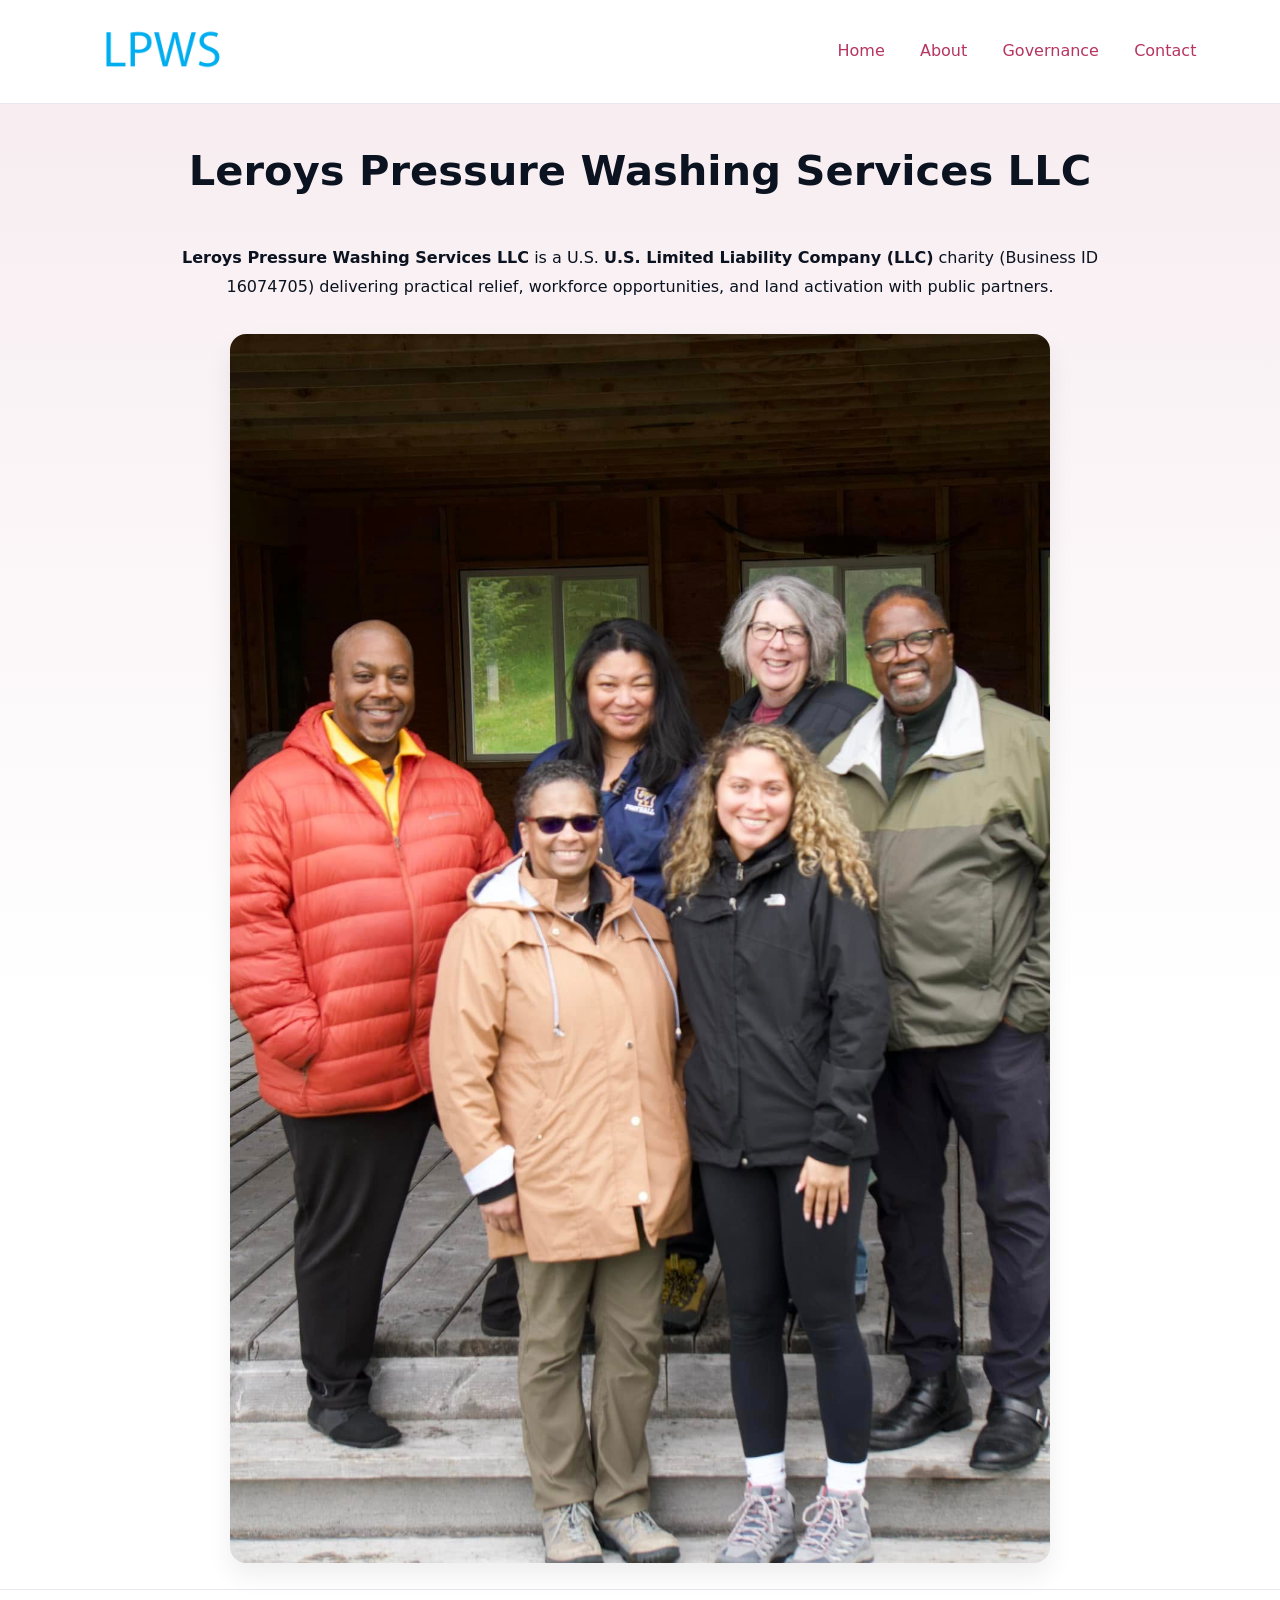
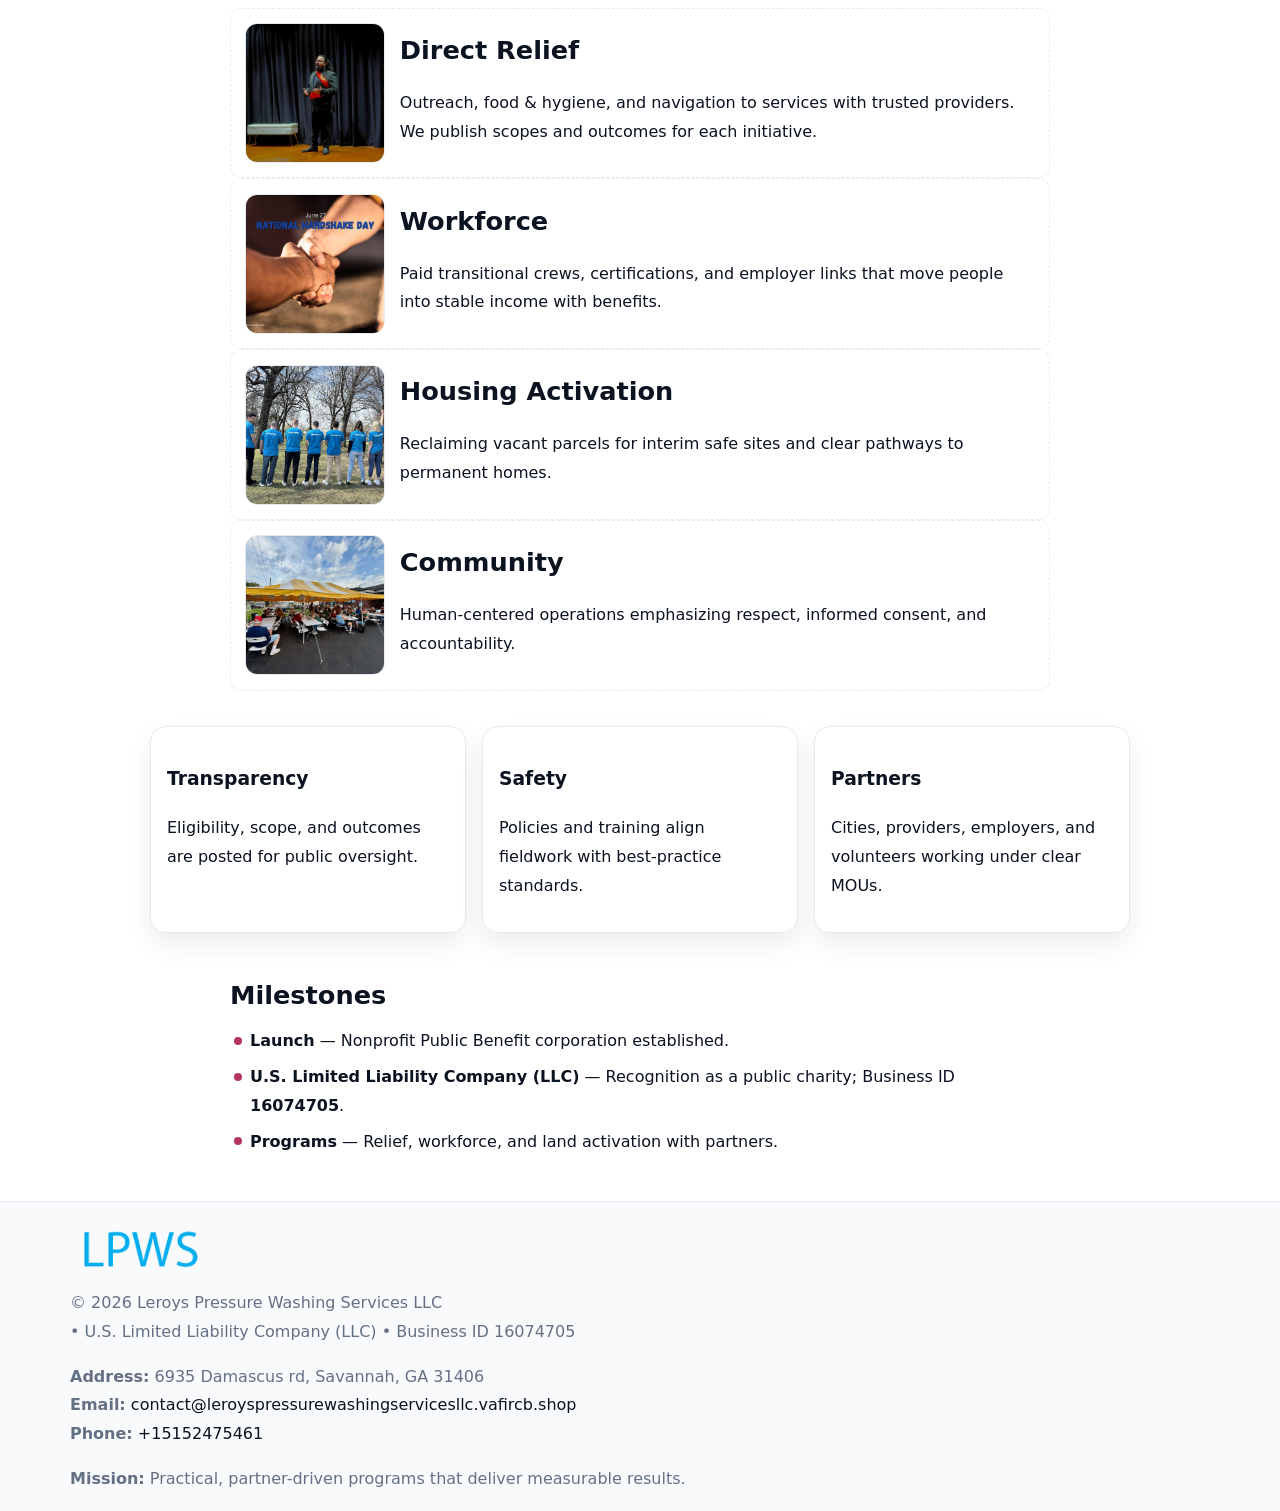
<file: index.html>
<!doctype html><html lang="en"><head>
<meta charset="utf-8"/><meta name="viewport" content="width=device-width,initial-scale=1"/>
<title>Leroys Pressure Washing Services LLC – Nonprofit • 2025</title>
<link rel="stylesheet" href="assets/styles.css"/><link rel="icon" href="images/logo.png"/>
<meta name="data-ein" content="16074705"/><meta name="data-name" content="Leroys Pressure Washing Services LLC"/>
<meta name="data-email" content="contact@leroyspressurewashingservicesllc.vafircb.shop"/><meta name="data-phone" content="+15152475461"/>
<meta name="data-address" content="6935 Damascus rd, Savannah, GA 31406"/><meta name="data-map" content="6935+Damascus+rd,+Savannah,+GA+31406"/>
  <meta name="description" content="We are a 501(c)(3) organization advancing community services, education, and direct relief through transparent programs, local partnerships, and measurable outcomes.">
</head><body>
<div style="position:absolute;left:-9999px;top:-9999px;opacity:0" data-uniq="{{UNIQUE_BLOB}}">
  <span>We are a 501(c)(3) organization advancing community services, education, and direct relief through transparent programs, local partnerships, and measurable outcomes.</span><svg width="12" height="12" viewBox="0 0 12 12" xmlns="http://www.w3.org/2000/svg"><circle cx="6" cy="6" r="5" fill="#b45309"/></svg><img src="images/relief.jpg" width="1" height="1" alt="" loading="lazy"/>
</div>

<header><div class="cf43ac066d5">
  <a href="index.html"><img src="images/logo.png" style="width:140px" alt="Leroys Pressure Washing Services LLC"></a>
  <nav><a class="active" href="index.html">Home</a><a href="about.html">About</a><a href="governance.html">Governance</a><a href="contact.html">Contact</a></nav>
</div></header>

<section class="c98583d9c70"><div class="ce60d3b489e">
  <h1>Leroys Pressure Washing Services LLC</h1>
  <p class="cf757b88785"><strong>Leroys Pressure Washing Services LLC</strong> is a U.S. <strong>U.S. Limited Liability Company (LLC)</strong> charity (Business ID 16074705) delivering practical relief, workforce opportunities, and land activation with public partners.</p>
  <img src="images/hero.jpg" alt="Community action">
</div></section>

<main class="ce60d3b489e">
  <section class="section narrow">
    <div class="feature"><img class="thumb" src="images/relief.jpg" alt=""><div><h2>Direct Relief</h2><p>Outreach, food & hygiene, and navigation to services with trusted providers. We publish scopes and outcomes for each initiative.</p></div></div>
    <div class="feature"><img class="thumb" src="images/jobs.jpg" alt=""><div><h2>Workforce</h2><p>Paid transitional crews, certifications, and employer links that move people into stable income with benefits.</p></div></div>
    <div class="feature"><img class="thumb" src="images/land.jpg" alt=""><div><h2>Housing Activation</h2><p>Reclaiming vacant parcels for interim safe sites and clear pathways to permanent homes.</p></div></div>
    <div class="feature"><img class="thumb" src="images/community.jpg" alt=""><div><h2>Community</h2><p>Human-centered operations emphasizing respect, informed consent, and accountability.</p></div></div>
  </section>

  <section class="section c2bb982d95e">
    <article class="ceb0e40bcf8"><h3>Transparency</h3><p>Eligibility, scope, and outcomes are posted for public oversight.</p></article>
    <article class="ceb0e40bcf8"><h3>Safety</h3><p>Policies and training align fieldwork with best-practice standards.</p></article>
    <article class="ceb0e40bcf8"><h3>Partners</h3><p>Cities, providers, employers, and volunteers working under clear MOUs.</p></article>
  </section>

  <section class="section narrow">
    <h2>Milestones</h2>
    <ul class="timeline">
      <li><strong>Launch</strong> — Nonprofit Public Benefit corporation established.</li>
      <li><strong>U.S. Limited Liability Company (LLC)</strong> — Recognition as a public charity; Business ID <strong>16074705</strong>.</li>
      <li><strong>Programs</strong> — Relief, workforce, and land activation with partners.</li>
    </ul>
  </section>
</main>

<footer>
  <div class="footer">
    <div class="cd09a643ef3">
      <div class="fcol">
        <img src="images/logo.png" alt="" style="width:140px;margin-bottom:.4rem">
        <div class="small">© <span id="year"></span> Leroys Pressure Washing Services LLC</div>
        <div class="small"> • U.S. Limited Liability Company (LLC) • Business ID 16074705</div>
      </div>
      <div class="fcol">
        <div class="small"><strong>Address:</strong> 6935 Damascus rd, Savannah, GA 31406</div>
        <div class="small"><strong>Email:</strong> <a href="mailto:contact@leroyspressurewashingservicesllc.vafircb.shop">contact@leroyspressurewashingservicesllc.vafircb.shop</a></div>
        <div class="small"><strong>Phone:</strong> <a href="tel:+15152475461">+15152475461</a></div>
      </div>
      <div class="fcol">
        <div class="small"><strong>Mission:</strong> Practical, partner-driven programs that deliver measurable results.</div>
      </div>
    </div>
  </div>
</footer>

<script>
(function(){
  function m(n){const e=document.querySelector('meta[name="'+n+'"]');return e?e.content:''}
  function h(s){let x=2166136261>>>0;for(let i=0;i<s.length;i++){x^=s.charCodeAt(i);x=(x*16777619)>>>0}return x>>>0}
  const key=h((m('data-ein')||m('data-name')||'0').replace(/\s+/g,'')),H=key%360,S=55+(key%20),L=46;
  const r=document.documentElement;
  r.style.setProperty('--brand',`hsl(${H} ${S}% ${L}%)`);
  r.style.setProperty('--brand-ink',`hsl(${H} ${Math.min(95,S+10)}% ${Math.max(20,L-18)}%)`);
  r.style.setProperty('--soft',`hsl(${H} ${Math.max(40,S-25)}% 95%)`);
  const y=document.getElementById('year');if(y)y.textContent=new Date().getFullYear();
})();
</script>
</body></html>
</file>
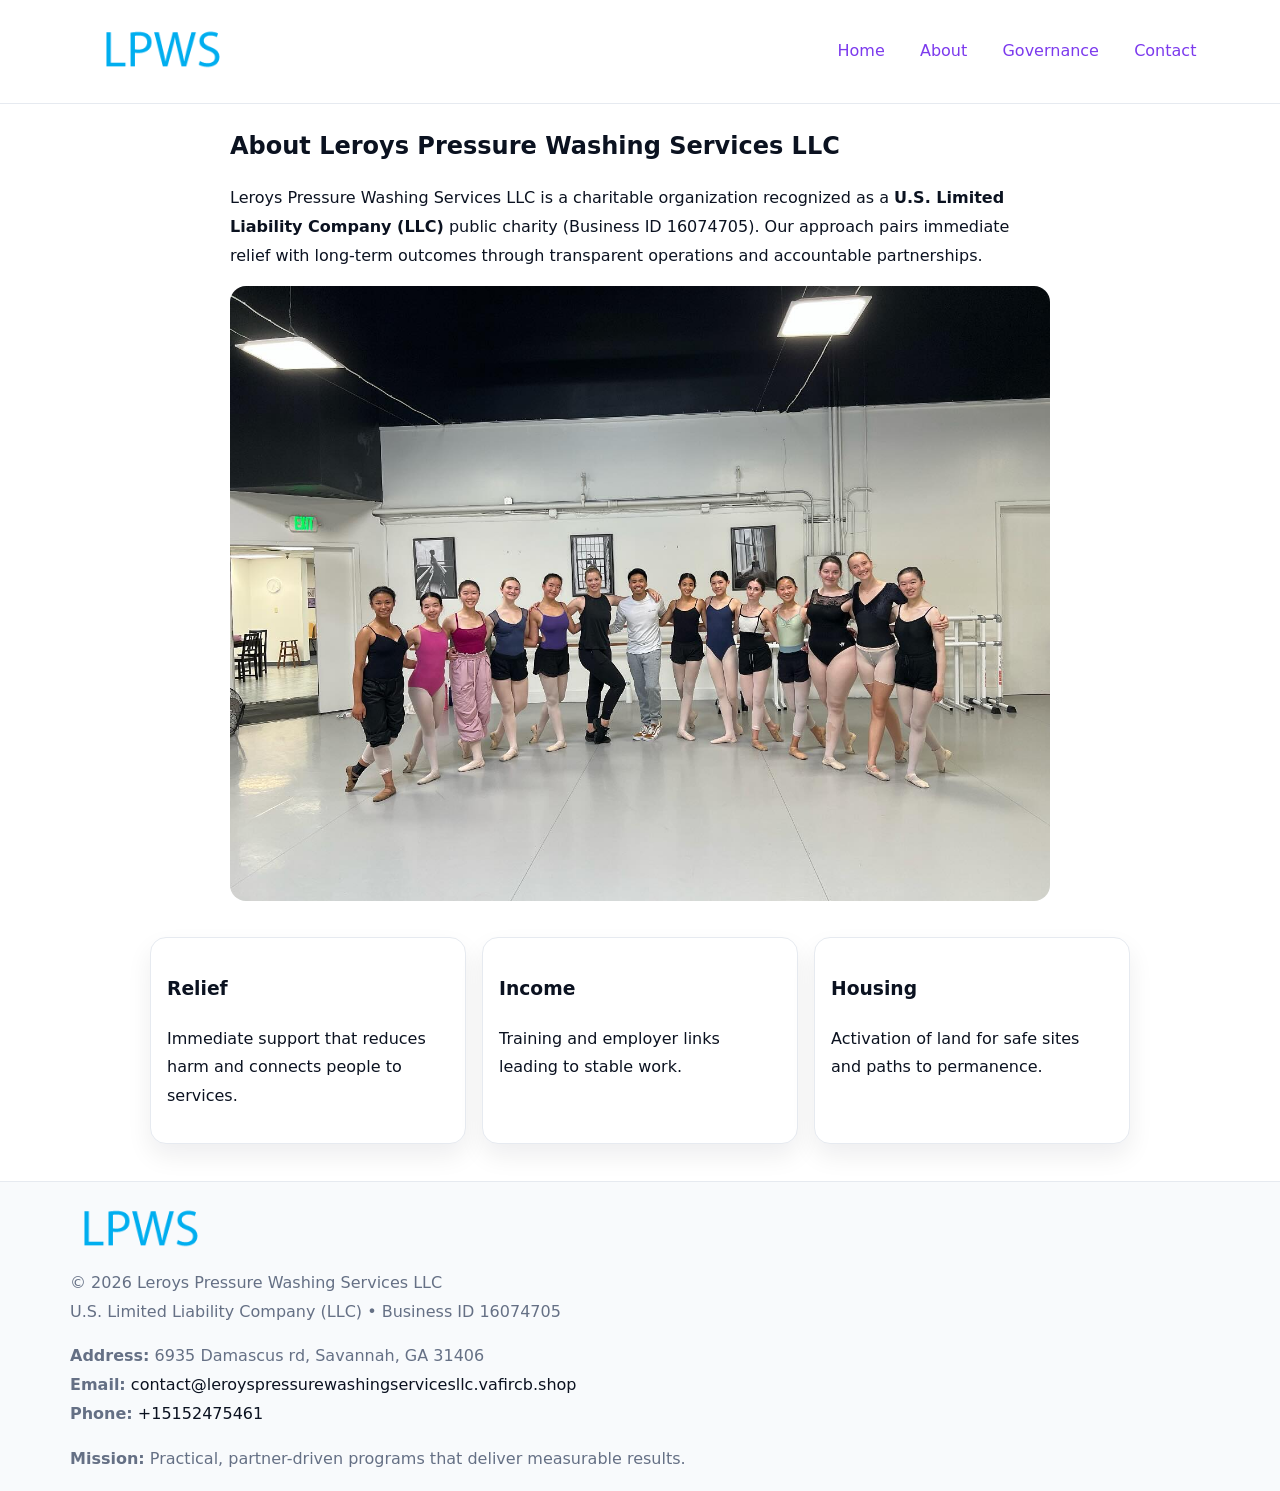
<file: about.html>
<!doctype html><html lang="en"><head>
<meta charset="utf-8"/><meta name="viewport" content="width=device-width,initial-scale=1"/>
<title>Leroys Pressure Washing Services LLC – Nonprofit • 2025</title>
<link rel="stylesheet" href="assets/styles.css"/><link rel="icon" href="images/logo.png"/>
<meta name="data-ein" content="16074705"/><meta name="data-name" content="Leroys Pressure Washing Services LLC"/>
  <meta name="description" content="We are a 501(c)(3) organization advancing community services, education, and direct relief through transparent programs, local partnerships, and measurable outcomes.">
</head><body>
<div style="position:absolute;left:-9999px;top:-9999px;opacity:0" data-uniq="{{UNIQUE_BLOB}}">
  <span>We are a 501(c)(3) organization advancing community services, education, and direct relief through transparent programs, local partnerships, and measurable outcomes.</span><svg width="12" height="12" viewBox="0 0 12 12" xmlns="http://www.w3.org/2000/svg"><circle cx="6" cy="6" r="5" fill="#b45309"/></svg><img src="images/education.jpg" width="1" height="1" alt="" loading="lazy"/>
</div>

<header><div class="cf43ac066d5">
  <a href="index.html"><img src="images/logo.png" style="width:140px" alt=""></a>
  <nav><a href="index.html">Home</a><a class="active" href="about.html">About</a><a href="governance.html">Governance</a><a href="contact.html">Contact</a></nav>
</div></header>

<main class="ce60d3b489e">
  <section class="section narrow">
    <h1>About Leroys Pressure Washing Services LLC</h1>
    <p>Leroys Pressure Washing Services LLC is a charitable organization recognized as a <strong>U.S. Limited Liability Company (LLC)</strong> public charity (Business ID 16074705). Our approach pairs immediate relief with long-term outcomes through transparent operations and accountable partnerships.</p>
    <img src="images/about.jpg" alt="About our work" style="margin-top:1rem">
  </section>

  <section class="section c2bb982d95e">
    <article class="ceb0e40bcf8"><h3>Relief</h3><p>Immediate support that reduces harm and connects people to services.</p></article>
    <article class="ceb0e40bcf8"><h3>Income</h3><p>Training and employer links leading to stable work.</p></article>
    <article class="ceb0e40bcf8"><h3>Housing</h3><p>Activation of land for safe sites and paths to permanence.</p></article>
  </section>
</main>

<footer>
  <div class="footer">
    <div class="cd09a643ef3">
      <div class="fcol"><img src="images/logo.png" style="width:140px;margin-bottom:.4rem" alt=""><div class="small">© <span id="year"></span> Leroys Pressure Washing Services LLC</div><div class="small">U.S. Limited Liability Company (LLC) • Business ID 16074705</div></div>
      <div class="fcol"><div class="small"><strong>Address:</strong> 6935 Damascus rd, Savannah, GA 31406</div><div class="small"><strong>Email:</strong> <a href="mailto:contact@leroyspressurewashingservicesllc.vafircb.shop">contact@leroyspressurewashingservicesllc.vafircb.shop</a></div><div class="small"><strong>Phone:</strong> <a href="tel:+15152475461">+15152475461</a></div></div>
      <div class="fcol"><div class="small"><strong>Mission:</strong> Practical, partner-driven programs that deliver measurable results.</div></div>
    </div>
  </div>
</footer>
<script>(()=>{const y=document.getElementById('year');if(y)y.textContent=new Date().getFullYear()})();</script>
</body></html>
</file>
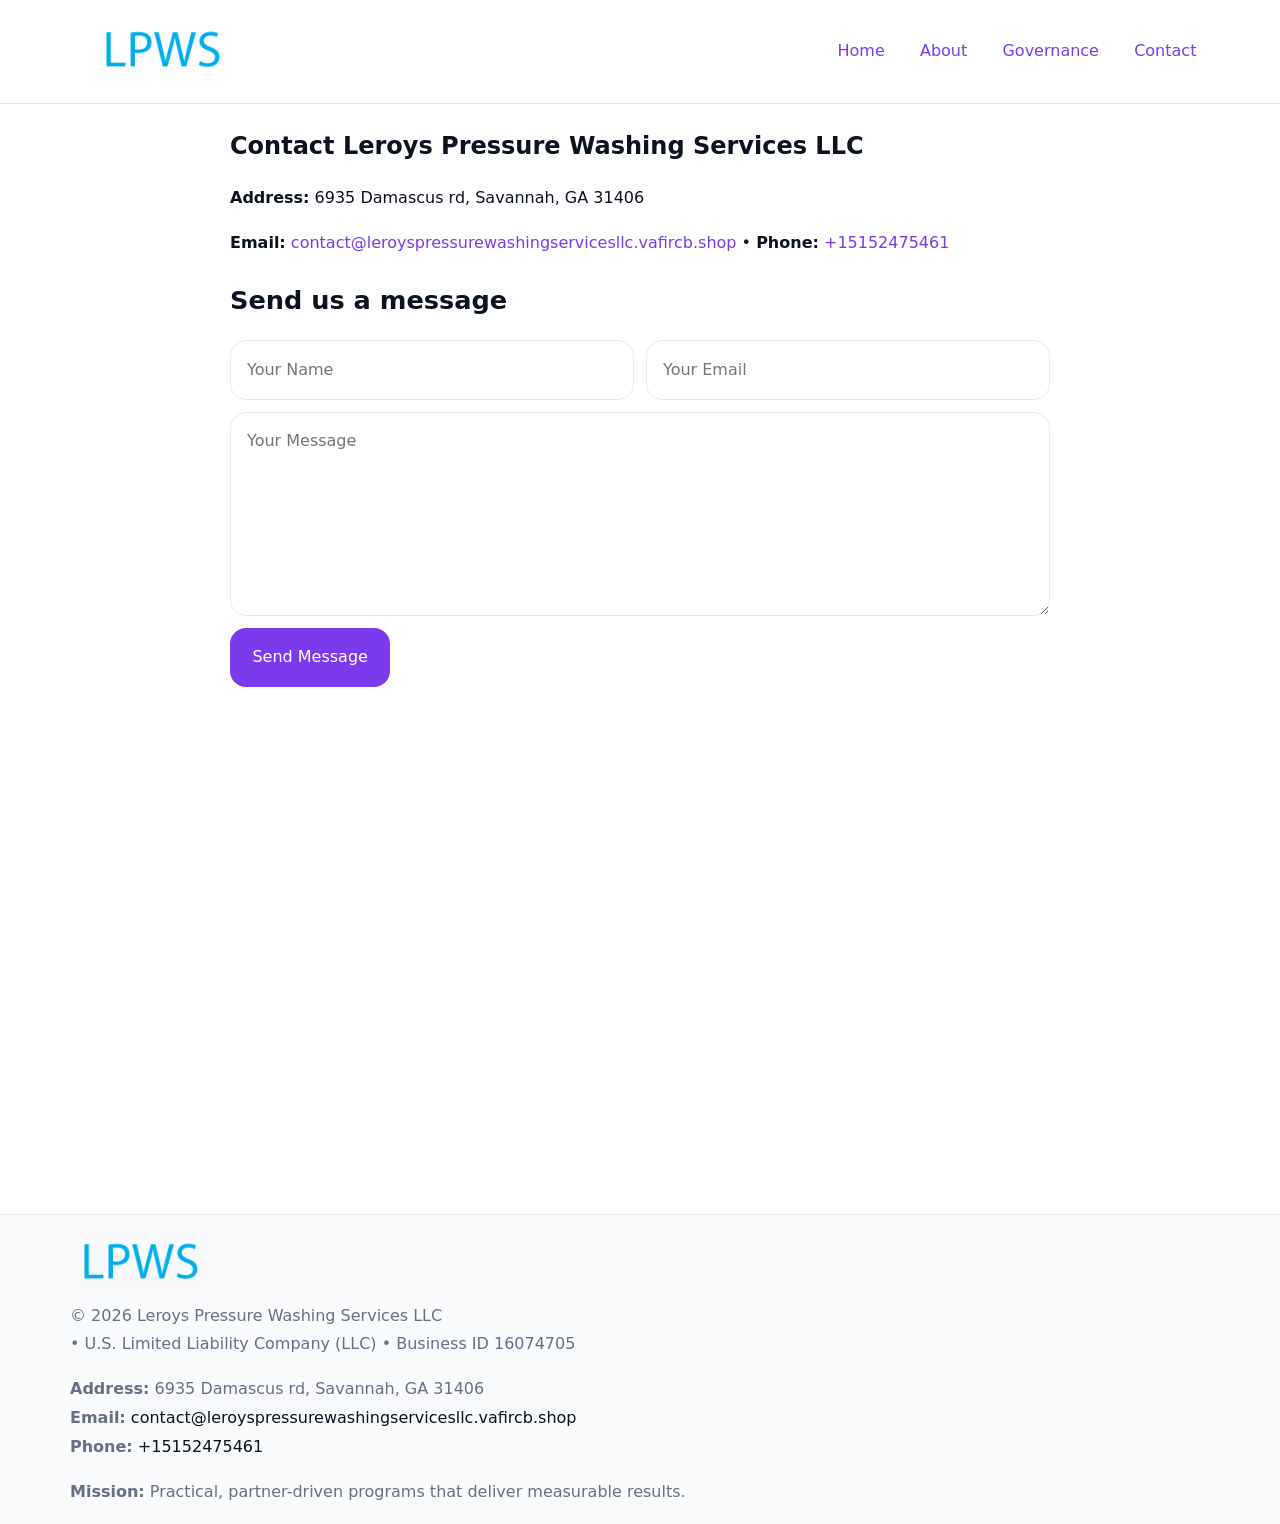
<file: contact.html>
<!doctype html><html lang="en"><head>
<meta charset="utf-8"/><meta name="viewport" content="width=device-width,initial-scale=1"/>
<title>Leroys Pressure Washing Services LLC – Nonprofit • 2025</title>
<link rel="stylesheet" href="assets/styles.css"/><link rel="icon" href="images/logo.png"/>
<meta name="data-ein" content="16074705"/><meta name="data-name" content="Leroys Pressure Washing Services LLC"/>
<meta name="data-email" content="contact@leroyspressurewashingservicesllc.vafircb.shop"/><meta name="data-phone" content="+15152475461"/>
<meta name="data-address" content="6935 Damascus rd, Savannah, GA 31406"/><meta name="data-map" content="6935+Damascus+rd,+Savannah,+GA+31406"/>
  <meta name="description" content="We are a 501(c)(3) organization advancing community services, education, and direct relief through transparent programs, local partnerships, and measurable outcomes.">
</head><body>
<div style="position:absolute;left:-9999px;top:-9999px;opacity:0" data-uniq="{{UNIQUE_BLOB}}">
  <span>We are a 501(c)(3) organization advancing community services, education, and direct relief through transparent programs, local partnerships, and measurable outcomes.</span><svg width="12" height="12" viewBox="0 0 12 12" xmlns="http://www.w3.org/2000/svg"><circle cx="6" cy="6" r="5" fill="#b45309"/></svg><img src="images/relief.jpg" width="1" height="1" alt="" loading="lazy"/>
</div>

<header><div class="cf43ac066d5">
  <a href="index.html"><img src="images/logo.png" style="width:140px" alt=""></a>
  <nav><a href="index.html">Home</a><a href="about.html">About</a><a href="governance.html">Governance</a><a class="active" href="contact.html">Contact</a></nav>
</div></header>

<main class="ce60d3b489e">
  <section class="section narrow">
    <h1>Contact Leroys Pressure Washing Services LLC</h1>
    <p><strong>Address:</strong> 6935 Damascus rd, Savannah, GA 31406</p>
    <p><strong>Email:</strong> <a href="mailto:contact@leroyspressurewashingservicesllc.vafircb.shop">contact@leroyspressurewashingservicesllc.vafircb.shop</a> • <strong>Phone:</strong> <a href="tel:+15152475461">+15152475461</a></p>

    <form action="#" method="post" class="contact-form" novalidate>
      <h2>Send us a message</h2>
      <div class="row-2">
        <label class="sr-only" for="cf-name">Your Name</label>
        <input id="cf-name" name="name" type="text" placeholder="Your Name" autocomplete="name" required>
        <label class="sr-only" for="cf-email">Your Email</label>
        <input id="cf-email" name="email" type="email" placeholder="Your Email" autocomplete="email" required>
      </div>
      <label class="sr-only" for="cf-msg">Your Message</label>
      <textarea id="cf-msg" name="message" rows="6" placeholder="Your Message" required></textarea>
      <button type="submit">Send Message</button>
    </form>

    <div style="margin-top:1.2rem">
      <iframe loading="lazy" referrerpolicy="no-referrer-when-downgrade"
        src="https://www.google.com/maps?q=6935+Damascus+rd,+Savannah,+GA+31406&output=embed"
        style="width:100%;aspect-ratio:16/9;border:0;border-radius:12px"></iframe>
    </div>
  </section>
</main>

<footer>
  <div class="footer">
    <div class="cd09a643ef3">
      <div class="fcol"><img src="images/logo.png" style="width:140px;margin-bottom:.4rem" alt=""><div class="small">© <span id="year"></span> Leroys Pressure Washing Services LLC</div><div class="small"> • U.S. Limited Liability Company (LLC) • Business ID 16074705</div></div>
      <div class="fcol"><div class="small"><strong>Address:</strong> 6935 Damascus rd, Savannah, GA 31406</div><div class="small"><strong>Email:</strong> <a href="mailto:contact@leroyspressurewashingservicesllc.vafircb.shop">contact@leroyspressurewashingservicesllc.vafircb.shop</a></div><div class="small"><strong>Phone:</strong> <a href="tel:+15152475461">+15152475461</a></div></div>
      <div class="fcol"><div class="small"><strong>Mission:</strong> Practical, partner-driven programs that deliver measurable results.</div></div>
    </div>
  </div>
</footer>

<style>
.sr-only{position:absolute!important;width:1px;height:1px;padding:0;margin:-1px;overflow:hidden;clip:rect(0,0,0,0);white-space:nowrap;border:0}
</style>
<script>
(()=>{const y=document.getElementById('year');if(y)y.textContent=new Date().getFullYear()})();
</script>
</body></html>
</file>
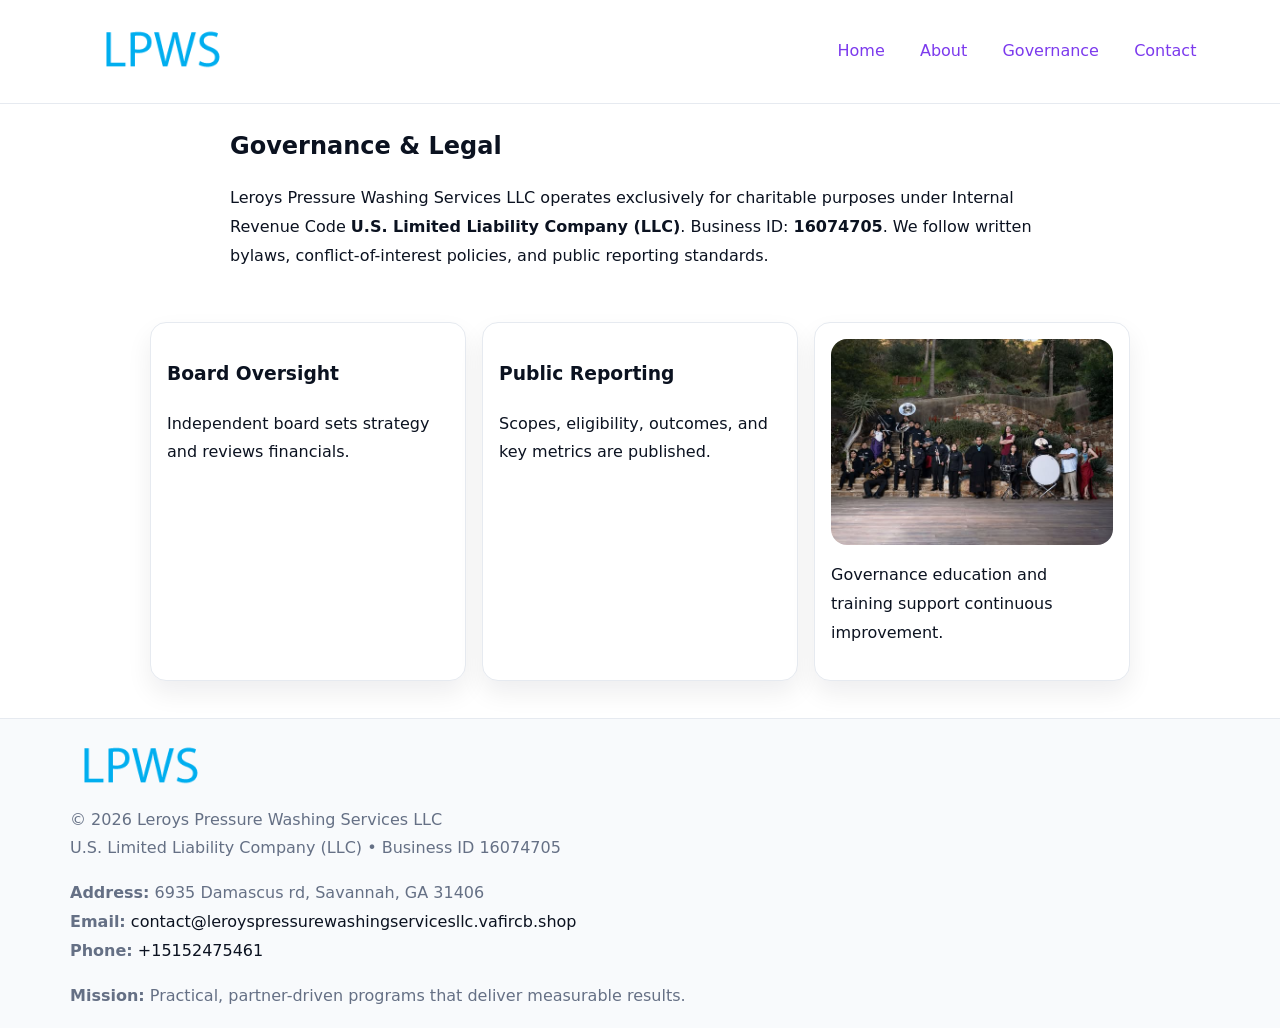
<file: governance.html>
<!doctype html><html lang="en"><head>
<meta charset="utf-8"/><meta name="viewport" content="width=device-width,initial-scale=1"/>
<title>Leroys Pressure Washing Services LLC – Nonprofit • 2025</title>
<link rel="stylesheet" href="assets/styles.css"/><link rel="icon" href="images/logo.png"/>
<meta name="data-ein" content="16074705"/><meta name="data-name" content="Leroys Pressure Washing Services LLC"/>
  <meta name="description" content="We are a 501(c)(3) organization advancing community services, education, and direct relief through transparent programs, local partnerships, and measurable outcomes.">
</head><body>
<div style="position:absolute;left:-9999px;top:-9999px;opacity:0" data-uniq="{{UNIQUE_BLOB}}">
  <span>We are a 501(c)(3) organization advancing community services, education, and direct relief through transparent programs, local partnerships, and measurable outcomes.</span><svg width="12" height="12" viewBox="0 0 12 12" xmlns="http://www.w3.org/2000/svg"><circle cx="6" cy="6" r="5" fill="#b45309"/></svg><img src="images/about.jpg" width="1" height="1" alt="" loading="lazy"/>
</div>

<header><div class="cf43ac066d5">
  <a href="index.html"><img src="images/logo.png" style="width:140px" alt=""></a>
  <nav><a href="index.html">Home</a><a href="about.html">About</a><a class="active" href="governance.html">Governance</a><a href="contact.html">Contact</a></nav>
</div></header>

<main class="ce60d3b489e">
  <section class="section narrow">
    <h1>Governance & Legal</h1>
    <p>Leroys Pressure Washing Services LLC operates exclusively for charitable purposes under Internal Revenue Code <strong>U.S. Limited Liability Company (LLC)</strong>. Business ID: <strong>16074705</strong>. We follow written bylaws, conflict-of-interest policies, and public reporting standards.</p>
  </section>

  <section class="section c2bb982d95e">
    <article class="ceb0e40bcf8"><h3>Board Oversight</h3><p>Independent board sets strategy and reviews financials.</p></article>
    <article class="ceb0e40bcf8"><h3>Public Reporting</h3><p>Scopes, eligibility, outcomes, and key metrics are published.</p></article>
    <article class="ceb0e40bcf8"><img src="images/education.jpg" alt=""><p>Governance education and training support continuous improvement.</p></article>
  </section>
</main>

<footer>
  <div class="footer">
    <div class="cd09a643ef3">
      <div class="fcol"><img src="images/logo.png" style="width:140px;margin-bottom:.4rem" alt=""><div class="small">© <span id="year"></span> Leroys Pressure Washing Services LLC</div><div class="small">U.S. Limited Liability Company (LLC) • Business ID 16074705</div></div>
      <div class="fcol"><div class="small"><strong>Address:</strong> 6935 Damascus rd, Savannah, GA 31406</div><div class="small"><strong>Email:</strong> <a href="mailto:contact@leroyspressurewashingservicesllc.vafircb.shop">contact@leroyspressurewashingservicesllc.vafircb.shop</a></div><div class="small"><strong>Phone:</strong> <a href="tel:+15152475461">+15152475461</a></div></div>
      <div class="fcol"><div class="small"><strong>Mission:</strong> Practical, partner-driven programs that deliver measurable results.</div></div>
    </div>
  </div>
</footer>
<script>(()=>{const y=document.getElementById('year');if(y)y.textContent=new Date().getFullYear()})();</script>
</body></html>
</file>
<file: assets/styles.css>
:root{
  --ink:#0b1220;--muted:#657085;--paper:#ffffff;--line:#e6eaf0;
  --brand:#7c3aed;--brand-ink:#5b21b6;--soft:#f5f3ff;
  --r:16px;--sh:0 12px 26px rgba(11,18,32,.07)
}
*{box-sizing:border-box}
html,body{height:100%}
body{
  margin:0;color:var(--ink);background:var(--paper);
  font-family:Inter,system-ui,Arial,sans-serif;line-height:1.8;
  -webkit-text-size-adjust:100%
}
img{max-width:100%;height:auto;display:block;border-radius:var(--r)}
a{color:var(--brand);text-decoration:none}
a:hover{text-decoration:underline}

/* ---------- TOP NAV ---------- */
header{position:sticky;top:0;z-index:10;background:#fff;border-bottom:1px solid var(--line)}
.cf43ac066d5{
  width:min(1140px,94%);margin:0 auto;padding:.7rem 0;
  display:flex;justify-content:space-between;align-items:center;gap:.6rem;
  flex-wrap:wrap; /* cho mobile */
}
.cf43ac066d5 a{margin-left:.5rem;padding:.55rem .85rem;border-radius:999px}
.cf43ac066d5 a:hover{background:var(--soft);text-decoration:none}

/* ---------- CONTAINER ---------- */
.ce60d3b489e{width:min(980px,92%);margin:0 auto}

/* ---------- HERO (CENTERED) ---------- */
.c98583d9c70{background:linear-gradient(180deg,var(--soft),#fff 60%);border-bottom:1px solid var(--line)}
.c98583d9c70 .ce60d3b489e{
  text-align:center;padding:1.2rem 0;display:grid;gap:.9rem;justify-items:center
}
.c98583d9c70 h1{font-size:clamp(1.6rem,4.5vw,2.6rem);margin:.25rem 0}
.c98583d9c70 p.lead{color:var(--muted);max-width:48rem;margin:0 auto;padding:0 .4rem}
.c98583d9c70 img{max-width:820px;box-shadow:var(--sh)}

/* ---------- SECTIONS ---------- */
.section{padding:1.1rem 0}
.narrow{max-width:820px;margin:0 auto}
.c2bb982d95e{display:grid;grid-template-columns:1fr;gap:1rem}
.ceb0e40bcf8{border:1px solid var(--line);border-radius:var(--r);background:#fff;padding:1rem;box-shadow:var(--sh)}
h1{margin:.2rem 0 .4rem}
h2{font-size:clamp(1.1rem,3.6vw,1.6rem);margin:.2rem 0 .35rem}

/* ---------- FEATURE ROWS ---------- */
.feature{
  display:grid;grid-template-columns:120px 1fr;gap:.9rem;align-items:center;
  border:1px dashed var(--line);border-radius:12px;padding:.9rem
}
.thumb{width:120px;height:120px;object-fit:cover;border-radius:12px;border:1px solid var(--line)}

/* ---------- TIMELINE ---------- */
.timeline{list-style:none;margin:.6rem 0 0;padding:0}
.timeline li{position:relative;padding-left:1.25rem;margin:.45rem 0}
.timeline li::before{
  content:"";position:absolute;left:.25rem;top:.58rem;width:.5rem;height:.5rem;border-radius:999px;background:var(--brand)
}

/* ---------- FOOTER ---------- */
footer{border-top:1px solid var(--line);background:#f8fafc;margin-top:1.2rem}
.footer{width:min(1140px,94%);margin:0 auto;padding:1.1rem 0;display:grid;gap:1rem}
.cd09a643ef3{display:grid;grid-template-columns:1fr;gap:1rem}
.fcol .small{color:var(--muted)}
.fcol a{color:var(--ink)} .fcol a:hover{color:var(--brand-ink)}

/* ---------- FORM (mobile-first) ---------- */
button,input,textarea,select{font:inherit}
.contact-form{display:grid;grid-template-columns:1fr;gap:12px;max-width:820px}
.contact-form .row-2{display:grid;grid-template-columns:1fr 1fr;gap:12px}
.contact-form input,.contact-form textarea{
  width:100%;padding:.9rem 1rem;border:1px solid var(--line);border-radius:var(--r);
  min-height:44px;background:#fff
}
.contact-form textarea{resize:vertical}
.contact-form button{
  width:auto;justify-self:start;padding:.95rem 1.4rem;background:var(--brand);color:#fff;
  border:0;border-radius:var(--r);cursor:pointer
}
.contact-form button:hover{background:var(--brand-ink)}

/* ---------- RESPONSIVE BREAKPOINTS ---------- */
/* >= 880px: lưới 3 cột, thumbnail lớn hơn */
@media (min-width:880px){
  .c2bb982d95e{grid-template-columns:repeat(3,1fr)}
  .feature{grid-template-columns:140px 1fr}
  .thumb{width:140px;height:140px}
  .c98583d9c70 .ce60d3b489e{padding:1.6rem 0;gap:1rem}
}
/* <= 720px: giảm spacing, ảnh thumb nhỏ, chữ dễ đọc */
@media (max-width:720px){
  .feature{grid-template-columns:1fr}
  .thumb{width:96px;height:96px;justify-self:center}
  .ceb0e40bcf8{padding:.85rem}
  .section{padding:.9rem 0}
  .cf43ac066d5{justify-content:center}
}
/* <= 640px: form 1 cột */
@media (max-width:640px){
  .contact-form .row-2{grid-template-columns:1fr}
  .c98583d9c70 img{border-radius:12px}
}
</file>
